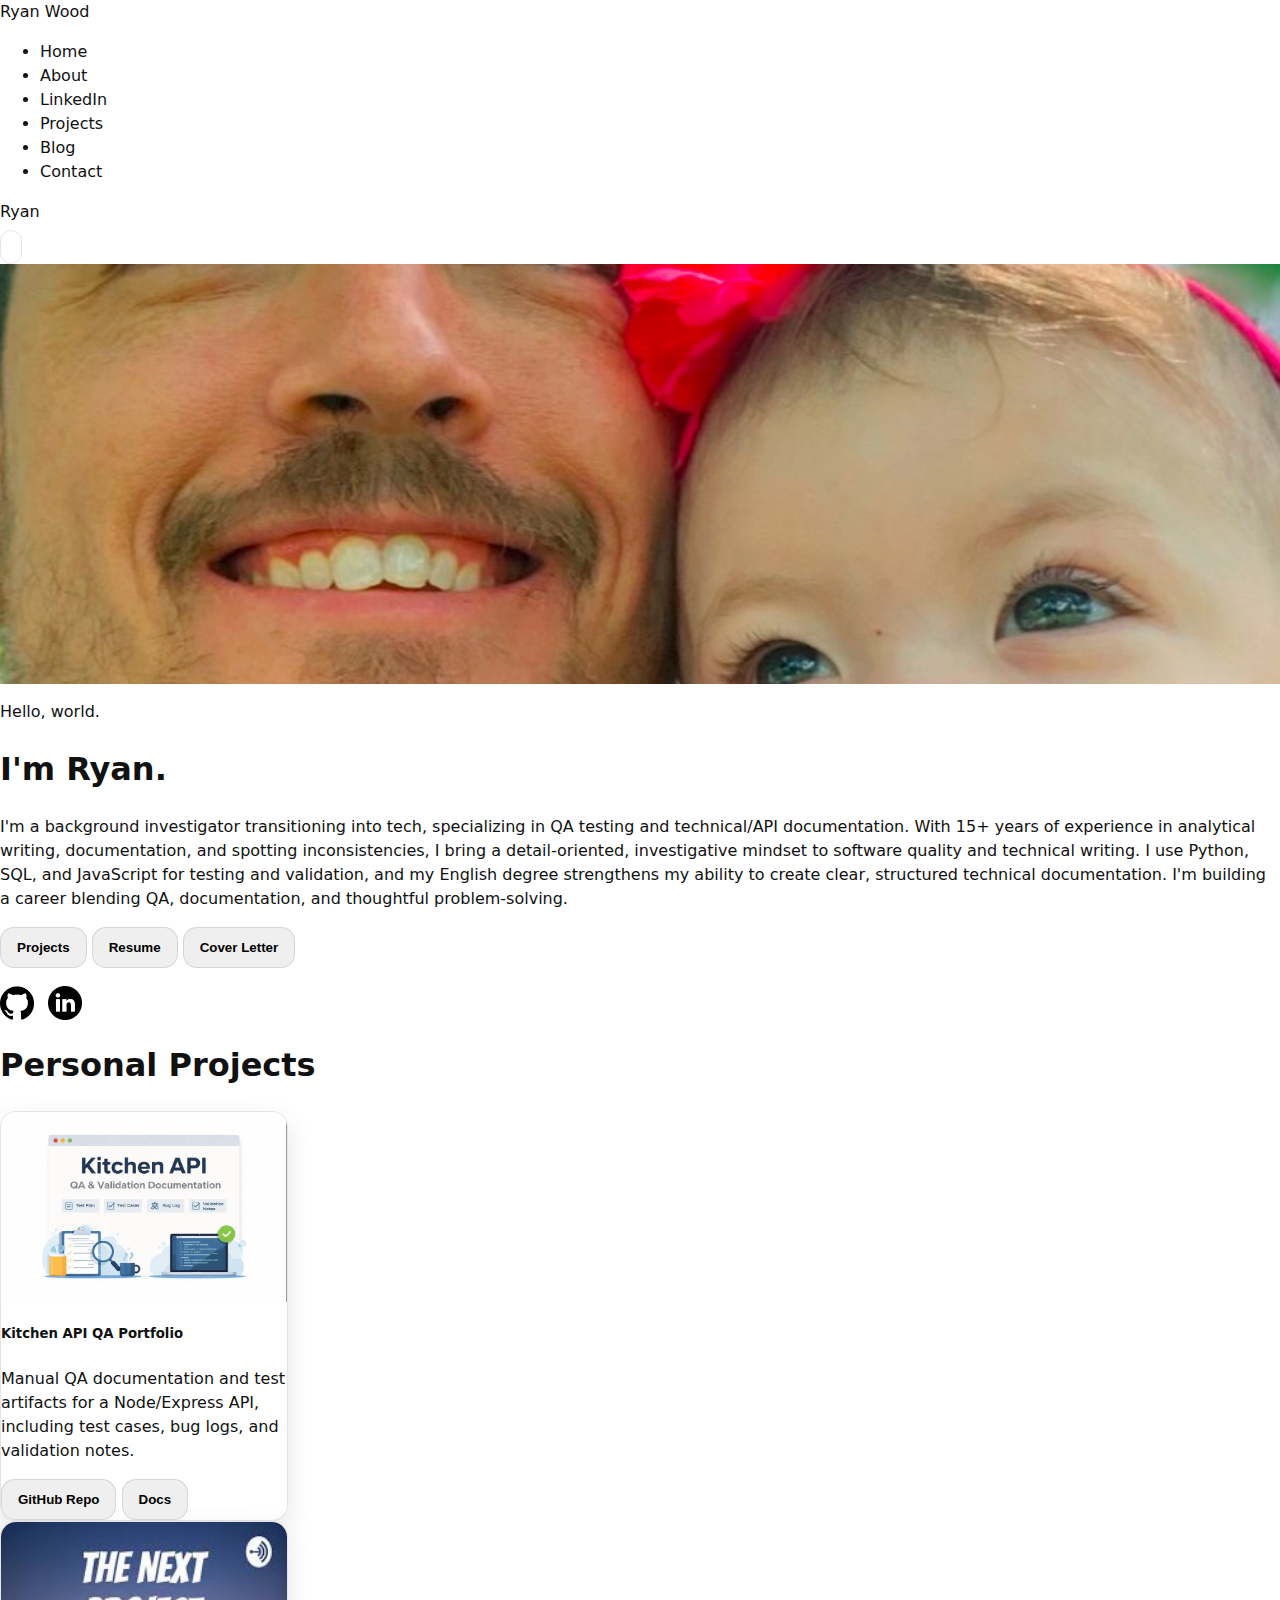
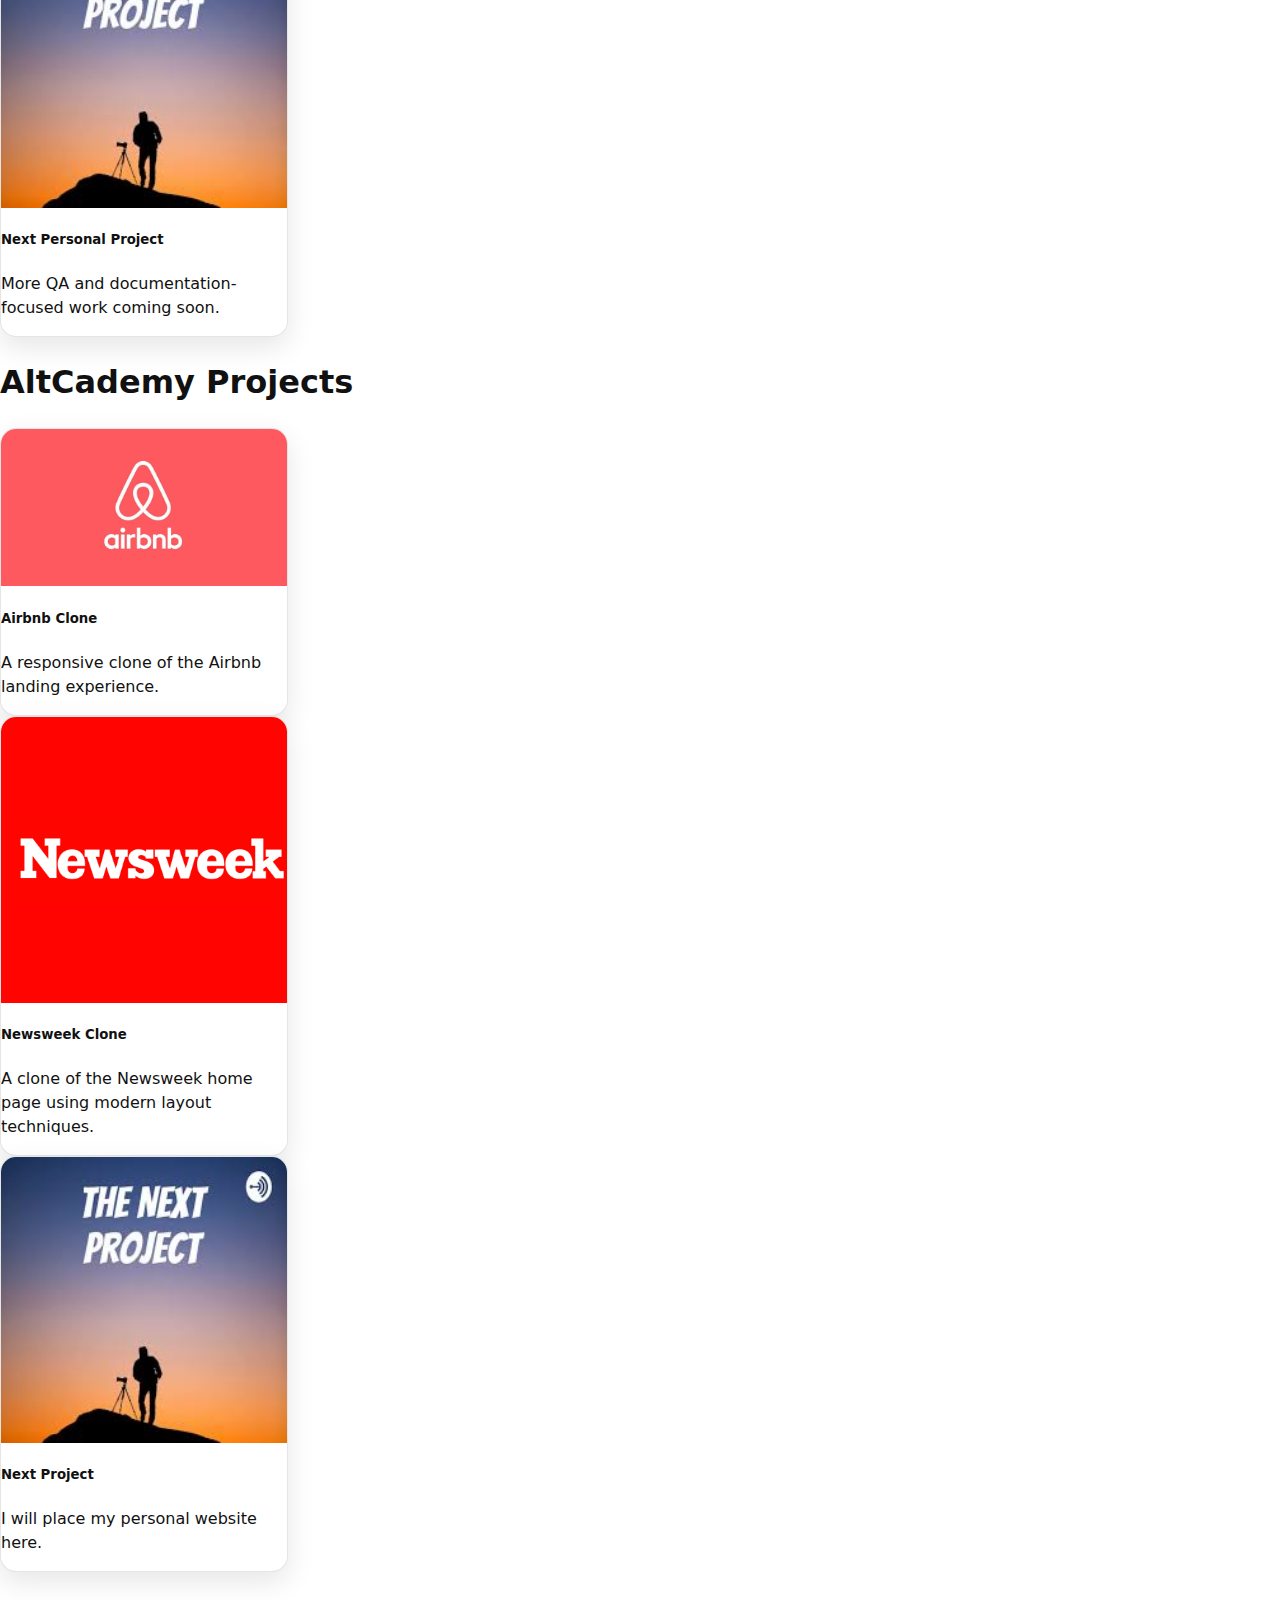
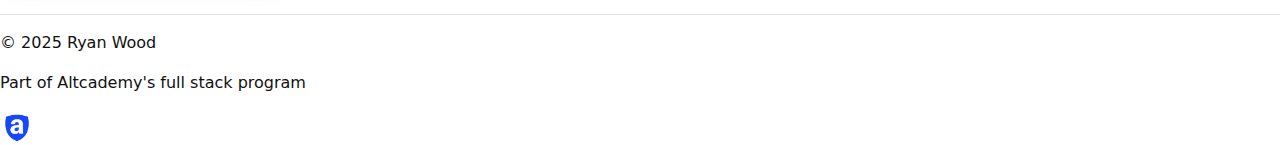
<file: index.html>
<!DOCTYPE html>
<html lang="en">
<head>
  <!-- Google tag (gtag.js) -->
  <script async src="https://www.googletagmanager.com/gtag/js?id=G-Q4V6RKM8T9"></script>
  <script>
    window.dataLayer = window.dataLayer || [];
    function gtag(){dataLayer.push(arguments);}
    gtag('js', new Date());
    gtag('config', 'G-Q4V6RKM8T9');
  </script>

  <meta charset="UTF-8" />
  <meta name="viewport" content="width=device-width, initial-scale=1.0" />
  <title>Ryan Wood - QA & Technical Documentation Portfolio</title>

  <link rel="stylesheet" href="style.css" />
  <link rel="stylesheet" href="mediaqueries.css" />
</head>

<body>
  <!-- Desktop Navigation -->
  <nav id="desktop-nav" aria-label="Primary">
    <div class="logo">Ryan Wood</div>
    <div>
      <ul class="nav-links">
        <li><a href="index.html">Home</a></li>
        <li><a href="about.html">About</a></li>
        <li><a href="https://www.linkedin.com/in/ryan-wood-ba458324a/" target="_blank" rel="noopener noreferrer">LinkedIn</a></li>
        <li><a href="projects.html">Projects</a></li>
        <li><a href="https://keepitsimplecoding5.wordpress.com" target="_blank" rel="noopener noreferrer">Blog</a></li>
        <li><a href="contact.html">Contact</a></li>
      </ul>
    </div>
  </nav>

  <!-- Mobile Navigation -->
  <nav id="hamburger-nav" aria-label="Mobile">
    <div class="logo">Ryan</div>

    <div class="hamburger-menu">
      <button class="hamburger-icon" aria-label="Toggle menu" onclick="toggleMenu()">
        <span></span>
        <span></span>
        <span></span>
      </button>

      <div class="menu-links">
        <ul>
          <li><a href="about.html" onclick="toggleMenu()">About</a></li>
          <li><a href="projects.html" onclick="toggleMenu()">Projects</a></li>
          <li><a href="contact.html" onclick="toggleMenu()">Contact</a></li>
        </ul>
      </div>
    </div>
  </nav>

  <main>
    <!-- Profile / About -->
    <section id="profile" class="containerprofile" aria-labelledby="intro-title">
      <div class="section-pic-container">
        <img src="./assets/photowithrae.jpeg" class="profilepicture" alt="Ryan with Raelynn" loading="lazy" />
      </div>

      <div class="section-text">
        <p class="section__text__p1">Hello, world.</p>
        <h1 id="intro-title" class="title">I'm Ryan.</h1>

        <p class="section__text__p2">
          I'm a background investigator transitioning into tech, specializing in QA testing and technical/API documentation. With 15+ years of experience in analytical writing, documentation, and spotting inconsistencies, I bring a detail-oriented, investigative mindset to software quality and technical writing. I use Python, SQL, and JavaScript for testing and validation, and my English degree strengthens my ability to create clear, structured technical documentation. I'm building a career blending QA, documentation, and thoughtful problem-solving.
        </p>

        <div class="btn-container">
          <button class="btn btn-color-2" onclick="window.open('projects.html')">Projects</button>
          <button class="btn btn-color-2" onclick="window.open('./assets/Wood Ryan Resume.pdf')">Resume</button>
          <button class="btn btn-color-1" onclick="window.location.href='contact.html'">Cover Letter</button>
        </div>

        <div id="socials-container" class="socials">
          <img src="./assets/github.png" alt="GitHub" class="icon"
               onclick="window.open('https://github.com/KeepitSimpleCoding','_blank','noopener')" />

          <img src="./assets/linkedin.png" alt="LinkedIn" class="icon"
               onclick="window.open('https://www.linkedin.com/in/ryan-wood-ba458324a/','_blank','noopener')" />
        </div>
      </div>
    </section>

    <!-- Personal Projects -->
    <section id="personal-projects" class="project">
      <h1 class="projectstitle">Personal Projects</h1>

      <div class="projects">
        <!-- Kitchen API QA Project -->
        <div class="card" style="width: 18rem;">
          <a href="https://github.com/KeepitSimpleCoding/kitchenapi" target="_blank" rel="noopener noreferrer">
            <img class="card-img-top" src="./assets/kitchenAPI.jpg" alt="Kitchen API QA Project" />
          </a>
          <div class="card-body">
            <h5 class="card-title">
              <a href="https://github.com/KeepitSimpleCoding/kitchenAPI" target="_blank" rel="noopener noreferrer">
                Kitchen API QA Portfolio
              </a>
            </h5>
            <p class="card-text">
              Manual QA documentation and test artifacts for a Node/Express API, including test cases, bug logs, and validation notes.
            </p>
            <div class="btn-container">
              <button class="btn btn-color-2" onclick="window.open('https://github.com/KeepitSimpleCoding/kitchenAPI','_blank','noopener')">
                GitHub Repo
              </button>
              <button class="btn btn-color-1" onclick="window.open('https://github.com/KeepitSimpleCoding/kitchenAPI#readme','_blank','noopener')">
                Docs
              </button>
            </div>
          </div>
        </div>

        <!-- Placeholder for next project -->
        <div class="card" style="width: 18rem;">
          <img class="card-img-top" src="./assets/nextproject.jfif" alt="Next Personal Project" />
          <div class="card-body">
            <h5 class="card-title">Next Personal Project</h5>
            <p class="card-text">More QA and documentation-focused work coming soon.</p>
          </div>
        </div>
      </div>
    </section>

    <!-- AltCademy Projects -->
    <section id="projects" class="project">
      <h1 class="projectstitle">AltCademy Projects</h1>

      <div class="projects">
        <div class="card" style="width: 18rem;">
          <a href="https://zesty-tiramisu-ac1a5a.netlify.app" target="_blank" rel="noopener noreferrer">
            <img class="card-img-top" src="./assets/airbnb.jpg" alt="Airbnb Clone" />
          </a>
          <div class="card-body">
            <h5 class="card-title">
              <a href="https://zesty-tiramisu-ac1a5a.netlify.app" target="_blank" rel="noopener noreferrer">
                Airbnb Clone
              </a>
            </h5>
            <p class="card-text">A responsive clone of the Airbnb landing experience.</p>
          </div>
        </div>

        <div class="card" style="width: 18rem;">
          <a href="https://frolicking-duckanoo-fa3751.netlify.app" target="_blank" rel="noopener noreferrer">
            <img class="card-img-top" src="./assets/newsweekclone.png" alt="Newsweek Clone" />
          </a>
          <div class="card-body">
            <h5 class="card-title">
              <a href="https://frolicking-duckanoo-fa3751.netlify.app" target="_blank" rel="noopener noreferrer">
                Newsweek Clone
              </a>
            </h5>
            <p class="card-text">A clone of the Newsweek home page using modern layout techniques.</p>
          </div>
        </div>

        <div class="card" style="width: 18rem;">
          <img class="card-img-top" src="./assets/nextproject.jfif" alt="Next Project" />
          <div class="card-body">
            <h5 class="card-title">Next Project</h5>
            <p class="card-text">I will place my personal website here.</p>
          </div>
        </div>
      </div>
    </section>
  </main>

  <footer>
    <div class="footer">
      <div class="footer__text">
        <p>© 2025 Ryan Wood</p>
        <p class="footer__text__2">Part of Altcademy's full stack program</p>
      </div>
      <div class="footer__altcademy">
        <img src="./assets/altcademy.png" alt="Altcademy logo" class="icon" loading="lazy" />
      </div>
    </div>
  </footer>

  <!-- Scripts -->
  <script src="script.js"></script>
</body>
</html>
</file>
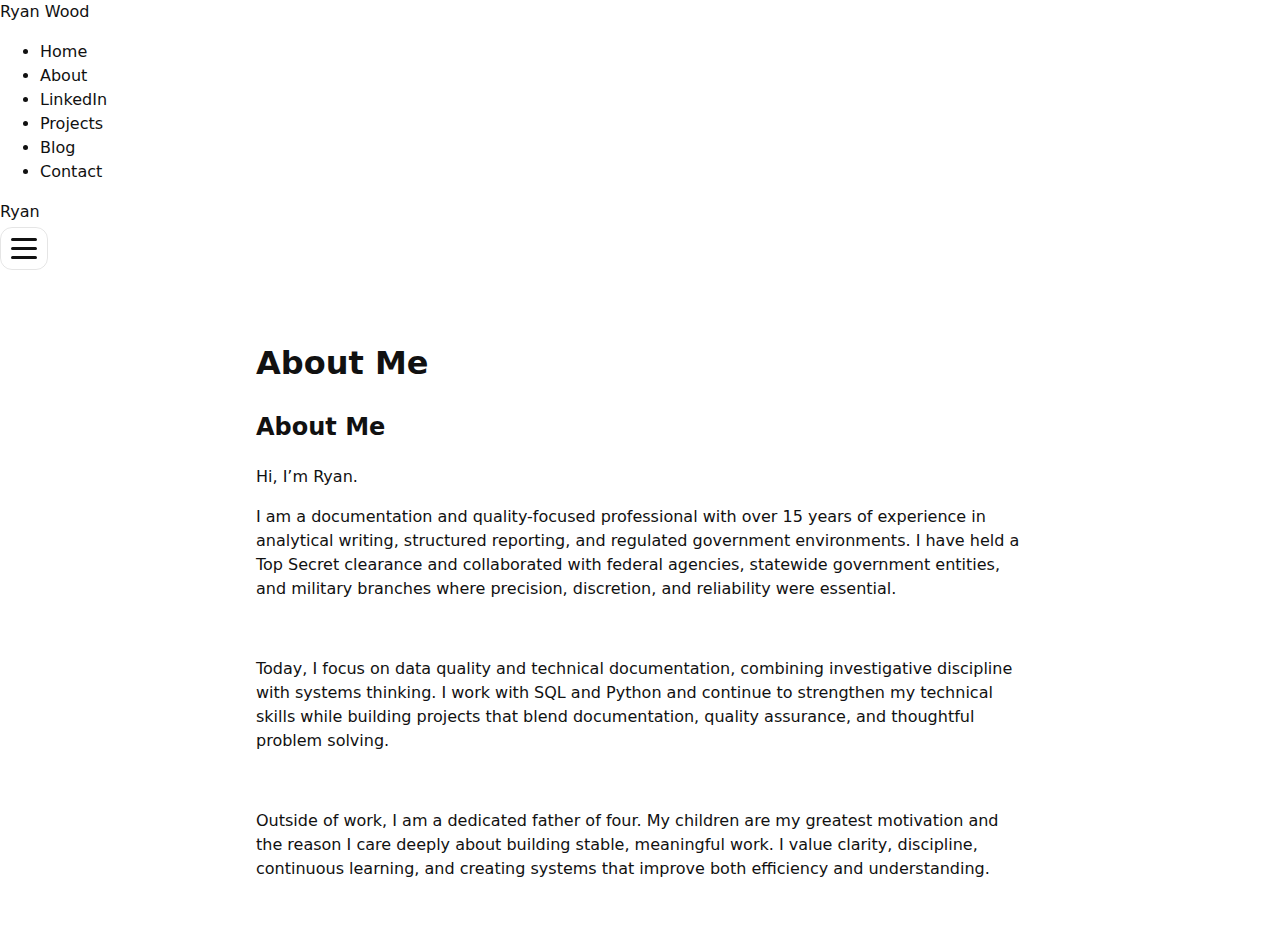
<file: about.html>
<!DOCTYPE html>
<html lang="en">
<head>
  <!-- Google tag (gtag.js) -->
  <script async src="https://www.googletagmanager.com/gtag/js?id=G-Q4V6RKM8T9"></script>
  <script>
    window.dataLayer = window.dataLayer || [];
    function gtag(){dataLayer.push(arguments);}
    gtag('js', new Date());
    gtag('config', 'G-Q4V6RKM8T9');
  </script>

  <meta charset="UTF-8" />
  <meta name="viewport" content="width=device-width, initial-scale=1.0" />
  <title>My Portfolio</title>

  <link rel="stylesheet" href="style.css" />
  <link rel="stylesheet" href="mediaqueries.css" />
</head>

<body>

  <!-- Desktop Navigation -->
<!-- Desktop Navigation -->
<nav id="desktop-nav" aria-label="Primary">
  <div class="logo">Ryan Wood</div>
  <div>
    <ul class="nav-links">
      <li><a href="index.html">Home</a></li>
      <li><a href="about.html">About</a></li>
      <li><a href="https://www.linkedin.com/in/ryan-wood-ba458324a/" target="_blank" rel="noopener noreferrer">LinkedIn</a></li>
      <li><a href="projects.html">Projects</a></li>
      <li><a href="https://keepitsimplecoding5.wordpress.com" target="_blank" rel="noopener noreferrer">Blog</a></li>
      <li><a href="contact.html">Contact</a></li>
    </ul>
  </div>
</nav>



  <!-- Mobile Navigation -->
  <nav id="hamburger-nav">
    <div class="logo">Ryan</div>
    <div class="hamburger">
      <div class="hamburger-icon" onclick="toggleMenu()">
        <span><div class="line"></div></span>
        <span><div class="line"></div></span>
        <span><div class="line"></div></span>
      </div>
      <div class="menu-links">
        <ul>
          <li><a href="#about" onclick="toggleMenu()">About</a></li>
          <li><a href="#experience" onclick="toggleMenu()">Experience</a></li>
          <li><a href="#projects" onclick="toggleMenu()">Projects</a></li>
          <li><a href="#contact" onclick="toggleMenu()">Contact</a></li>
        </ul>
      </div>
    </div>
  </nav>

  <!-- About Section -->
  <div class="containerprofile">
    <header>
      <section class="about-section" style="max-width: 800px; margin: 2rem auto; padding: 1rem;">
        <h1>About Me</h1>
      <h2>About Me</h2>

<p>Hi, I’m Ryan.</p>

<p>
I am a documentation and quality-focused professional with over 15 years of experience in analytical writing, structured reporting, and regulated government environments. I have held a Top Secret clearance and collaborated with federal agencies, statewide government entities, and military branches where precision, discretion, and reliability were essential.
</p>
        <br>

<p>
Today, I focus on data quality and technical documentation, combining investigative discipline with systems thinking. I work with SQL and Python and continue to strengthen my technical skills while building projects that blend documentation, quality assurance, and thoughtful problem solving.
</p>
        <br>

<p>
Outside of work, I am a dedicated father of four. My children are my greatest motivation and the reason I care deeply about building stable, meaningful work. I value clarity, discipline, continuous learning, and creating systems that improve both efficiency and understanding.
</p>
      </section>
    </header>
  </div>

</body>
</html>
</file>
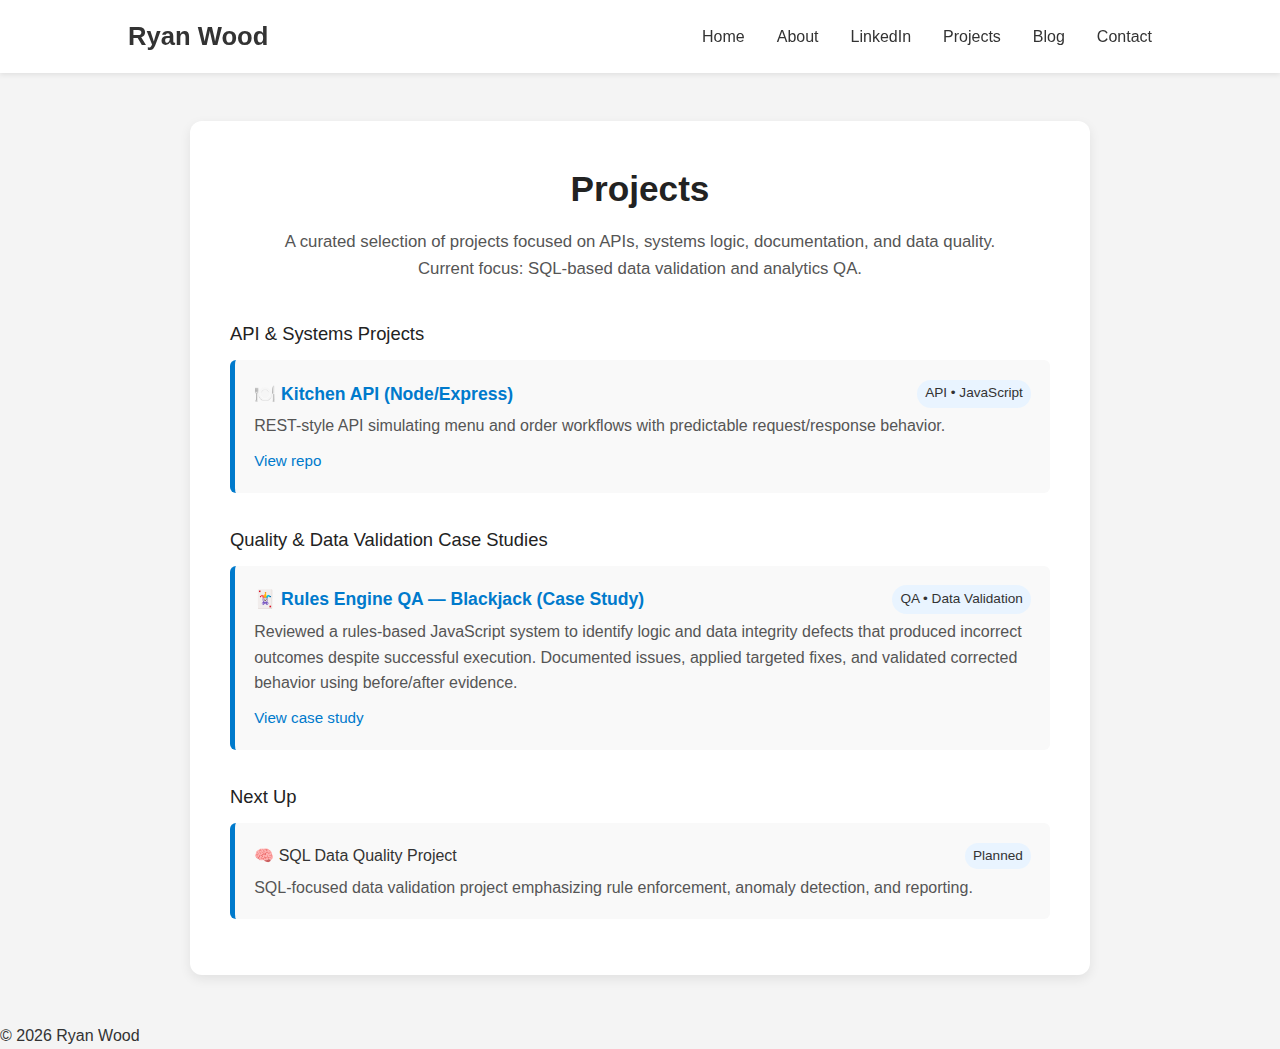
<file: projects.html>
<!DOCTYPE html>
<html lang="en">
<head>
  <!-- Google tag (gtag.js) -->
  <script async src="https://www.googletagmanager.com/gtag/js?id=G-Q4V6RKM8T9"></script>
  <script>
    window.dataLayer = window.dataLayer || [];
    function gtag() { dataLayer.push(arguments); }
    gtag('js', new Date());
    gtag('config', 'G-Q4V6RKM8T9');
  </script>

  <meta charset="UTF-8" />
  <meta name="viewport" content="width=device-width, initial-scale=1.0" />
  <title>Projects | Ryan Wood</title>

  <link rel="stylesheet" href="style.css">
  <link rel="stylesheet" href="mediaqueries.css">

  <style>
    * { margin: 0; padding: 0; box-sizing: border-box; }

    body {
      font-family: 'Poppins', sans-serif;
      background: #f4f4f4;
      color: #333;
      line-height: 1.6;
    }

    a {
      text-decoration: none;
      color: #007acc;
      transition: 0.2s;
    }
    a:hover { text-decoration: underline; }

    nav {
      display: flex;
      justify-content: space-between;
      align-items: center;
      padding: 1rem 8rem;
      background: #ffffff;
      box-shadow: 0 2px 5px rgba(0,0,0,0.08);
      position: sticky;
      top: 0;
      z-index: 100;
    }

    .logo {
      font-size: 1.6rem;
      font-weight: 600;
      color: #333;
    }

    .nav-links {
      display: flex;
      list-style: none;
      gap: 2rem;
    }

    .nav-links a {
      font-weight: 500;
      color: #333;
    }
    .nav-links a:hover { color: #007acc; }

    main {
      max-width: 900px;
      margin: 3rem auto;
      background: #fff;
      border-radius: 12px;
      padding: 2.5rem;
      box-shadow: 0 4px 12px rgba(0,0,0,0.08);
    }

    h1 {
      text-align: center;
      margin-bottom: 0.75rem;
      font-size: 2.2rem;
      color: #222;
    }

    p.intro {
      text-align: center;
      font-size: 1.05rem;
      margin: 0 auto 2.25rem auto;
      color: #555;
      max-width: 760px;
    }

    .section-title {
      margin: 2rem 0 0.75rem 0;
      font-size: 1.15rem;
      color: #222;
    }

    ul.projects {
      list-style: none;
      padding: 0;
    }

    ul.projects li {
      background: #f9f9f9;
      margin-bottom: 1rem;
      padding: 1.2rem;
      border-left: 5px solid #007acc;
      border-radius: 6px;
    }

    .project-title {
      display: flex;
      justify-content: space-between;
      flex-wrap: wrap;
      gap: 1rem;
    }

    .project-title a {
      font-size: 1.1rem;
      font-weight: 700;
    }

    .tag {
      font-size: 0.85rem;
      background: #e9f4ff;
      padding: 0.15rem 0.5rem;
      border-radius: 999px;
    }

    .desc {
      display: block;
      margin-top: 0.35rem;
      color: #555;
    }

    .links {
      margin-top: 0.65rem;
      font-size: 0.95rem;
    }

    .muted {
      color: #666;
      font-size: 0.95rem;
    }
  </style>
</head>

<body>
  <nav>
    <div class="logo">Ryan Wood</div>
    <ul class="nav-links">
      <li><a href="index.html">Home</a></li>
      <li><a href="about.html">About</a></li>
      <li><a href="https://www.linkedin.com/in/ryan-wood-ba458324a/" target="_blank">LinkedIn</a></li>
      <li><a href="projects.html" aria-current="page">Projects</a></li>
      <li><a href="https://keepitsimplecoding5.wordpress.com" target="_blank">Blog</a></li>
      <li><a href="contact.html">Contact</a></li>
    </ul>
  </nav>

  <main>
    <h1>Projects</h1>
    <p class="intro">
      A curated selection of projects focused on APIs, systems logic, documentation, and data quality.
      Current focus: SQL-based data validation and analytics QA.
    </p>

    <div class="section-title">API & Systems Projects</div>
    <ul class="projects">
      <li>
        <div class="project-title">
          <a href="https://github.com/KeepitSimpleCoding/kitchenAPI" target="_blank">
            🍽️ Kitchen API (Node/Express)
          </a>
          <span class="tag">API • JavaScript</span>
        </div>
        <span class="desc">
          REST-style API simulating menu and order workflows with predictable request/response behavior.
        </span>
        <div class="links">
          <a href="https://github.com/KeepitSimpleCoding/kitchenAPI" target="_blank">View repo</a>
        </div>
      </li>
    </ul>

    <div class="section-title">Quality & Data Validation Case Studies</div>
    <ul class="projects">
      <li>
        <div class="project-title">
          <a href="https://github.com/KeepitSimpleCoding/rules-engine-qa-blackjack" target="_blank">
            🃏 Rules Engine QA — Blackjack (Case Study)
          </a>
          <span class="tag">QA • Data Validation</span>
        </div>
        <span class="desc">
          Reviewed a rules-based JavaScript system to identify logic and data integrity defects that produced incorrect outcomes despite successful execution. Documented issues, applied targeted fixes, and validated corrected behavior using before/after evidence.
        </span>
        <div class="links">
          <a href="https://github.com/KeepitSimpleCoding/rules-engine-qa-blackjack" target="_blank">
            View case study
          </a>
        </div>
      </li>
    </ul>

    <div class="section-title">Next Up</div>
    <ul class="projects">
      <li>
        <div class="project-title">
          <span>🧠 SQL Data Quality Project</span>
          <span class="tag">Planned</span>
        </div>
        <span class="desc">
          SQL-focused data validation project emphasizing rule enforcement, anomaly detection, and reporting.
        </span>
      </li>
    </ul>
  </main>

  <footer>
    <p>© 2026 Ryan Wood</p>
  </footer>
</body>
</html>
</file>
<file: style.css>
/* =========================
   Base
   ========================= */
* { box-sizing: border-box; }

:root{
  --bg: #ffffff;
  --text: #111111;
  --muted: #5b5b5b;
  --border: rgba(0,0,0,0.10);
  --shadow: 0 10px 28px rgba(0,0,0,0.10);
  --radius: 16px;
}

body{
  margin: 0;
  font-family: system-ui, -apple-system, Segoe UI, Roboto, Helvetica, Arial, sans-serif;
  color: var(--text);
  background: var(--bg);
  line-height: 1.5;
}

img{ max-width: 100%; height: auto; display: block; }

a{ color: inherit; text-decoration: none; }
a:hover{ text-decoration: underline; }

.page{
  width: min(1120px, 92vw);
  margin: 0 auto;
  padding: 10px 0 40px;
}

/* =========================
   Nav
   ========================= */
.nav{
  width: min(1120px, 92vw);
  margin: 0 auto;
  padding: 16px 0;
  display: flex;
  justify-content: space-between;
  align-items: center;
}

.nav__logo{
  font-weight: 800;
  letter-spacing: -0.3px;
  font-size: 20px;
}

.nav__links{
  display: flex;
  gap: 18px;
  list-style: none;
  padding: 0;
  margin: 0;
}

.nav__links a{
  font-weight: 600;
  color: #1a1a1a;
  text-decoration: none;
  padding: 8px 10px;
  border-radius: 10px;
}

.nav__links a:hover{
  background: rgba(0,0,0,0.05);
}

/* Mobile nav container hidden by default */
.nav--mobile{ display: none; }

.hamburger-icon{
  background: transparent;
  border: 1px solid var(--border);
  border-radius: 12px;
  padding: 10px;
  cursor: pointer;
  display: inline-flex;
  flex-direction: column;
  gap: 6px;
}

.hamburger-icon .line{
  width: 26px;
  height: 3px;
  background: #111;
  border-radius: 999px;
}

.menu-links{
  position: absolute;
  top: 56px;
  right: 0;
  width: 220px;
  background: #fff;
  border: 1px solid var(--border);
  border-radius: 14px;
  box-shadow: var(--shadow);
  overflow: hidden;

  max-height: 0;
  opacity: 0;
  transform: translateY(-6px);
  transition: max-height .22s ease, opacity .22s ease, transform .22s ease;
}

.menu-links ul{
  list-style: none;
  padding: 8px;
  margin: 0;
}

.menu-links li a{
  display: block;
  padding: 10px 10px;
  border-radius: 10px;
  font-weight: 700;
  text-decoration: none;
}

.menu-links li a:hover{
  background: rgba(0,0,0,0.06);
}

.menu-links.open{
  max-height: 340px;
  opacity: 1;
  transform: translateY(0);
}

/* =========================
   Hero
   ========================= */
.hero{
  padding: 26px 0 10px;
}

.hero__grid{
  display: grid;
  grid-template-columns: 360px 1fr;
  gap: 34px;
  align-items: center;
}

.hero__photo{
  border-radius: var(--radius);
  overflow: hidden;
  border: 1px solid var(--border);
  box-shadow: var(--shadow);
}

.profilepicture{
  width: 100%;
  height: 420px;
  object-fit: cover;
}

.eyebrow{
  margin: 0 0 8px;
  color: var(--muted);
  font-weight: 700;
}

.h1{
  margin: 0 0 14px;
  font-size: clamp(34px, 4vw, 48px);
  letter-spacing: -1px;
}

.lead{
  margin: 0;
  color: #202020;
  max-width: 64ch;
}

.cta{
  display: flex;
  flex-wrap: wrap;
  gap: 12px;
  margin-top: 18px;
}

.socials{
  display: flex;
  gap: 14px;
  margin-top: 18px;
  align-items: center;
}

.icon{
  width: 34px;
  height: 34px;
  object-fit: contain;
}

/* =========================
   Buttons
   ========================= */
.btn{
  display: inline-flex;
  align-items: center;
  justify-content: center;
  gap: 10px;
  padding: 12px 16px;
  border-radius: 14px;
  font-weight: 800;
  border: 1px solid var(--border);
  text-decoration: none;
  cursor: pointer;
}

.btn--solid{
  background: #111;
  color: #fff;
  border-color: #111;
}

.btn--outline{
  background: #fff;
  color: #111;
}

.btn--sm{
  padding: 10px 12px;
  border-radius: 12px;
  font-weight: 800;
  font-size: 14px;
}

/* =========================
   Sections + Cards
   ========================= */
.section{
  padding: 44px 0 10px;
}

.section__header{
  margin-bottom: 18px;
}

.h2{
  margin: 0 0 6px;
  font-size: clamp(24px, 3vw, 34px);
  letter-spacing: -0.6px;
}

.h3{
  margin: 0 0 8px;
  font-size: 18px;
  letter-spacing: -0.2px;
}

.muted{
  margin: 0;
  color: var(--muted);
}

.grid{
  display: grid;
  grid-template-columns: repeat(3, minmax(0, 1fr));
  gap: 22px;
}

.card{
  border: 1px solid var(--border);
  border-radius: var(--radius);
  overflow: hidden;
  background: #fff;
  box-shadow: var(--shadow);
  display: flex;
  flex-direction: column;
}

.card__media{
  display: block;
}

.card__img{
  width: 100%;
  height: 170px;
  object-fit: cover;
}

.card__body{
  padding: 16px;
  display: flex;
  flex-direction: column;
  gap: 10px;
  flex: 1;
}

.card__title{
  text-decoration: none;
}

.card__text{
  margin: 0;
  color: #222;
}

.card__actions{
  display: flex;
  flex-wrap: wrap;
  gap: 10px;
  margin-top: 6px;
}

/* =========================
   Footer
   ========================= */
.footer{
  border-top: 1px solid var(--border);
  margin-top: 42px;
}

.footer__inner{
  width: min(1120px, 92vw);
  margin: 0 auto;
  padding: 18px 0;
  display: flex;
  justify-content: space-between;
  align-items: center;
  gap: 18px;
}

.footer__logo{
  width: 140px;
  height: auto;
}
</file>
<file: mediaqueries.css>

</file>
